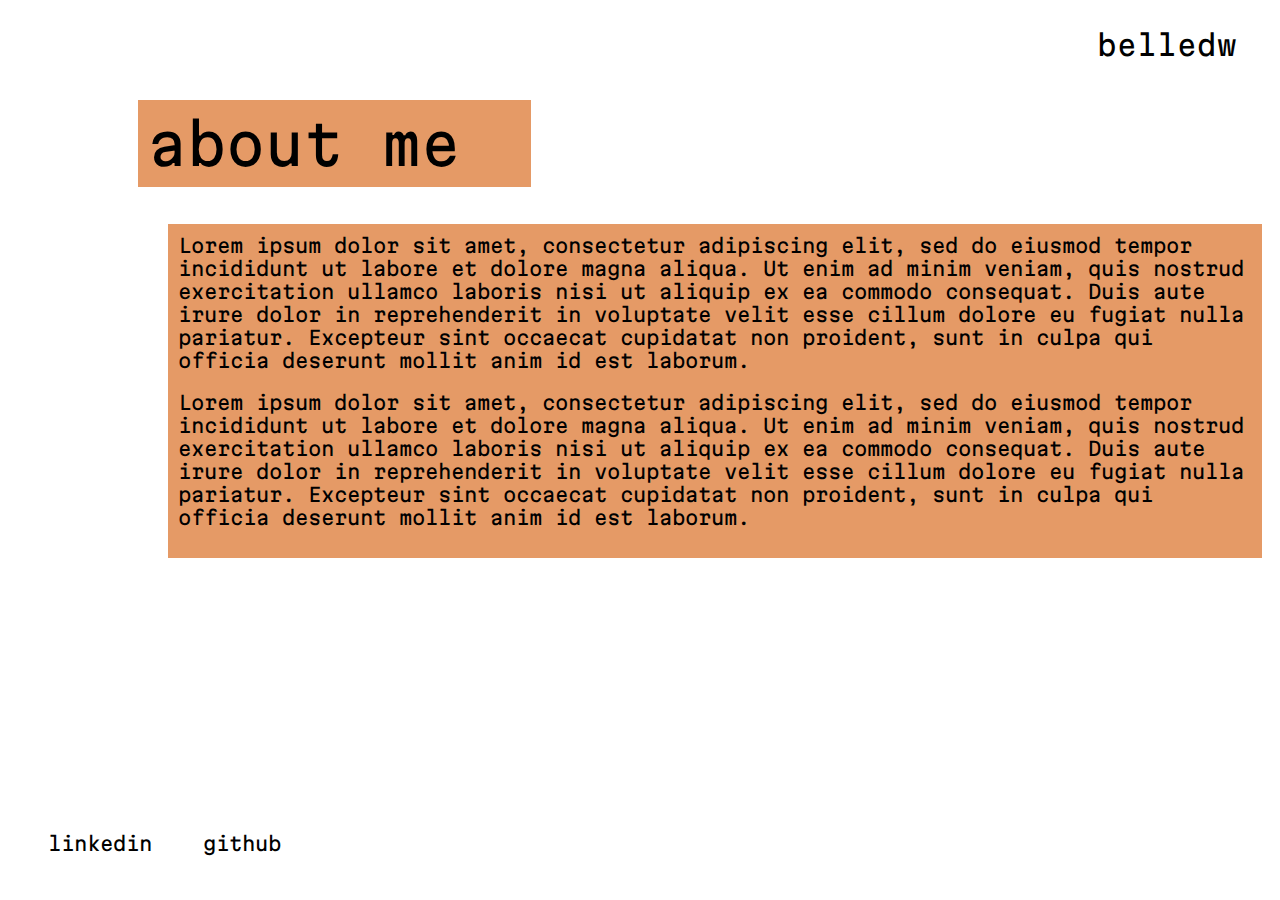
<file: aboutme.html>
<!DOCTYPE html>

<html>
    <head>
        <title> Personal Portfolio </title>
        <link href="style.css" rel="stylesheet">

        <link rel="preconnect" href="https://fonts.googleapis.com">
        <link rel="preconnect" href="https://fonts.gstatic.com" crossorigin>
        <link href="https://fonts.googleapis.com/css2?family=Martian+Mono:wght@100..800&display=swap" rel="stylesheet">

        <link href='https://cdn.boxicons.com/fonts/basic/boxicons.min.css' rel='stylesheet'>
        <link href='https://cdn.boxicons.com/fonts/transformations.min.css' rel='stylesheet'>
    </head>

    <body id="body">
        <nav style="padding-bottom: 0px;"> 
            <a href="index.html" id="about-link" class="link"> belledw </a>
            <i onclick="openCloseNav()" class='bx  bx-menu bx-md' class="menu-icon"> </i>
        </nav>

        <div id="sidenav" class="sidenav"> 
            <ul id="side-list-fill">
                <li class="side-list-item"> <a class="link" href="aboutme.html"> about me </a> </li>
                <li class="side-list-item"> <a class="link" href="index.html#project-section"> projects </a> </li>
                <li class="side-list-item"> <a class="link" href="#"> skills </a> </li>
                <li class="side-list-item"> <a class="link" href="#"> blog  </a> </li>
                <li class="side-list-item"> <a class="link" href="index.html"> home  </a> </li>
            </ul>
        </div>

        <main style="height: 77.5vh">
            <h1 class="main-text" id="about-me"> about me </h1>

            <div id="p-about">
                Lorem ipsum dolor sit amet, consectetur adipiscing elit, sed do eiusmod tempor incididunt ut labore et 
                dolore magna aliqua. Ut enim ad minim veniam, quis nostrud exercitation ullamco laboris nisi ut aliquip 
                ex ea commodo consequat. Duis aute irure dolor in reprehenderit in voluptate velit esse cillum dolore eu 
                fugiat nulla pariatur. Excepteur sint occaecat cupidatat non proident, sunt in culpa qui officia deserunt 
                mollit anim id est laborum.

                <p> 
                    Lorem ipsum dolor sit amet, consectetur adipiscing elit, sed do eiusmod tempor incididunt ut labore et 
                    dolore magna aliqua. Ut enim ad minim veniam, quis nostrud exercitation ullamco laboris nisi ut aliquip 
                    ex ea commodo consequat. Duis aute irure dolor in reprehenderit in voluptate velit esse cillum dolore eu 
                    fugiat nulla pariatur. Excepteur sint occaecat cupidatat non proident, sunt in culpa qui officia deserunt 
                    mollit anim id est laborum.
                </p>
            </div>
        </main>

        <footer>
            <div style="padding-top: 25px; padding-bottom: 30px; width: 75%; margin-left: 10px;"> 
                <div style="width:50%"> 
                    <div id="social-links">
                        <div style="width:35%; min-width:120px;">
                            <a class="link" href="#"> linkedin </a>
                        </div>
                        <div style="width:35%">
                            <a class="link" href="#"> github </a>
                        </div>
                    </div>
                </div>
            </div>
        </footer>

    </body>

    <script src="script.js" type="text/javascript"></script>

</html>
</file>
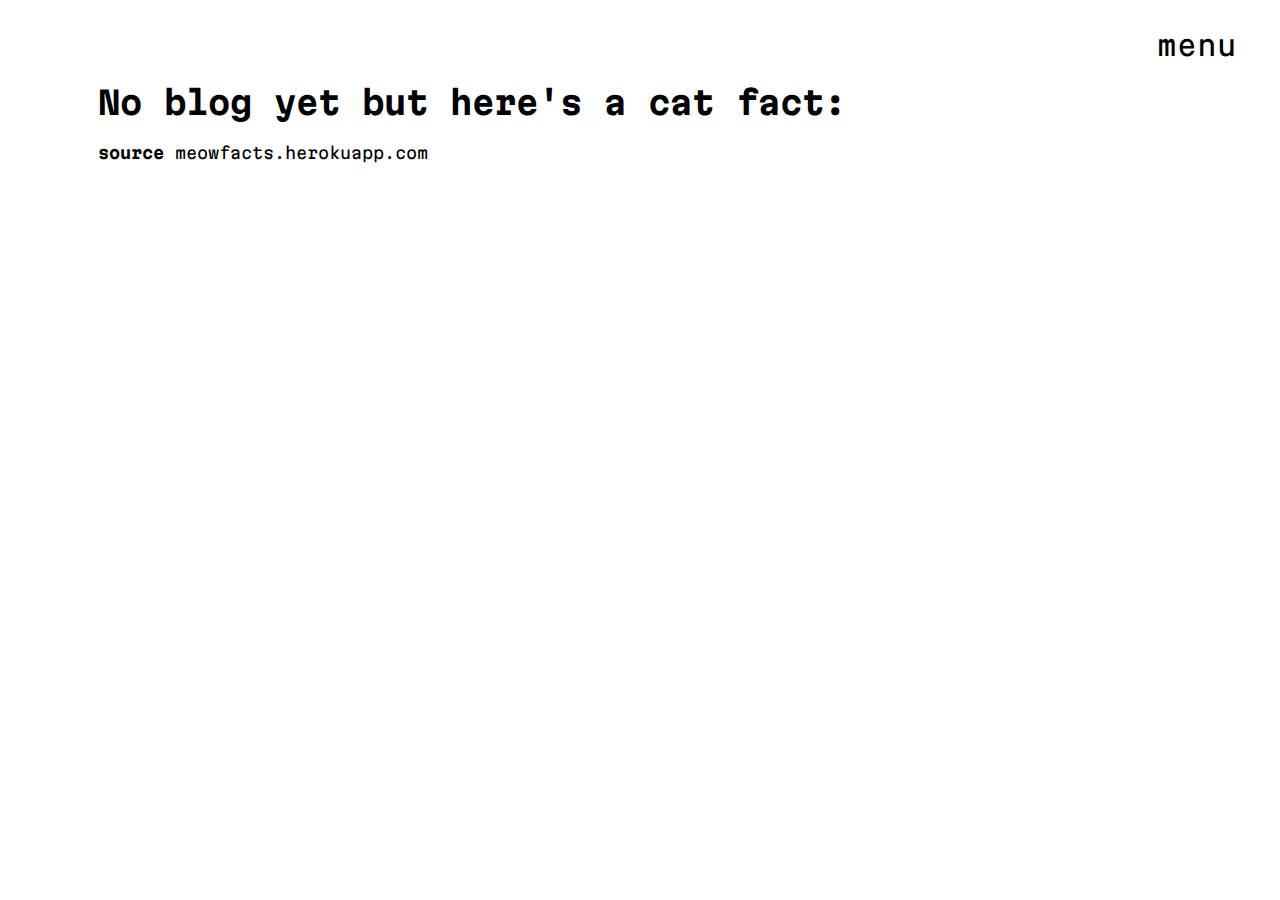
<file: blog.html>
<html> 
    <head>
        <title> Personal Portfolio </title>
        <link href="style.css" rel="stylesheet">

        <!-- Font Copyright 2021 The Martian Mono Project Authors (https://github.com/evilmartians/mono)
        This Font Software is licensed under the SIL Open Font License, Version 1.1:
        https://fonts.google.com/specimen/Martian+Mono/license -->
        <link rel="preconnect" href="https://fonts.googleapis.com">
        <link rel="preconnect" href="https://fonts.gstatic.com" crossorigin>
        <link href="https://fonts.googleapis.com/css2?family=Martian+Mono:wght@100..800&display=swap" rel="stylesheet">

        <link href='https://cdn.boxicons.com/fonts/basic/boxicons.min.css' rel='stylesheet'>
        <link href='https://cdn.boxicons.com/fonts/transformations.min.css' rel='stylesheet'>
    </head>

    <body id="body">
        <nav> 
            <div style="display: flex;">
                <a onclick="openCloseNav()" id="about-link" class="link"> menu </a>
                <i class='bx  bx-menu bx-md' class="menu-icon" onclick="openCloseNav()"> </i> 
            </div>
        </nav>

        <div id="sidenav" class="sidenav"> 
            <ul id="side-list-fill">
                <li class="side-list-item"> <a class="link" href="aboutme.html"> about me </a> </li>
                <li class="side-list-item"> <a class="link" href="index.html#project-section"> projects </a> </li>
                <li class="side-list-item"> <a class="link" href="skills.html"> skills </a> </li>
                <li class="side-list-item"> <a class="link" href="blog.html"> blog  </a> </li>
                <li class="side-list-item"> <a class="link" href="index.html#"> home  </a> </li>
            </ul>
        </div>

        <div style="margin-left: 90px; margin-right: 90px;">
            <h1> No blog yet but here's a cat fact: </h1>
            <p id="cat-fact"> </p>
            <p> <strong>source </strong> meowfacts.herokuapp.com </p>
        </div>

    </body>

    <script src="script.js" type="text/javascript"></script>

</html>
</file>
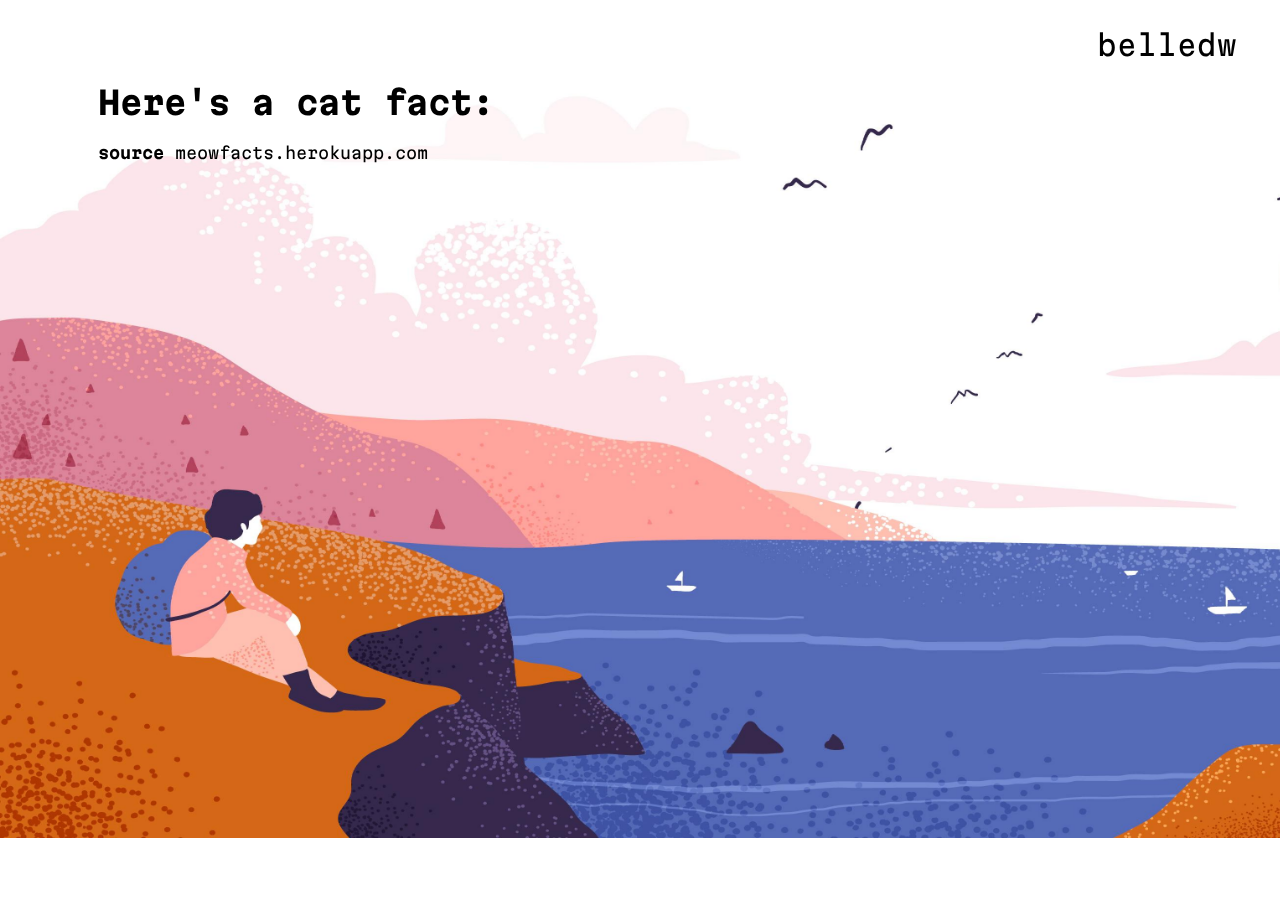
<file: extra.html>
<html> 
    <head>
        <title> Personal Portfolio </title>
        <link href="style.css" rel="stylesheet">

        <!-- Font Copyright 2021 The Martian Mono Project Authors (https://github.com/evilmartians/mono)
        This Font Software is licensed under the SIL Open Font License, Version 1.1:
        https://fonts.google.com/specimen/Martian+Mono/license -->
        <link rel="preconnect" href="https://fonts.googleapis.com">
        <link rel="preconnect" href="https://fonts.gstatic.com" crossorigin>
        <link href="https://fonts.googleapis.com/css2?family=Martian+Mono:wght@100..800&display=swap" rel="stylesheet">

        <link href='https://cdn.boxicons.com/fonts/basic/boxicons.min.css' rel='stylesheet'>
        <link href='https://cdn.boxicons.com/fonts/transformations.min.css' rel='stylesheet'>
    </head>

    <body id="body">

        <img id="background-image" src="freepik-orange-background.jpg">

        <nav> 
            <div style="display: flex;">
                <a href="index.html" id="about-link" class="link"> belledw </a>
                <i class='bx  bx-menu bx-md' class="menu-icon" onclick="openCloseNav()"> </i> 
            </div>
        </nav>

        <div id="sidenav" class="sidenav"> 
            <ul id="side-list-fill">
                <li class="side-list-item"> <a class="link" href="index.html"> home  </a> </li>
                <li class="side-list-item"> <a class="link" href="index.html#about"> about me </a> </li>
                <li class="side-list-item"> <a class="link" href="index.html#projects"> projects </a> </li>
                <li class="side-list-item"> <a class="link" href="skills.html"> skills </a> </li>
            </ul>
        </div>

        <div style="margin-left: 90px; margin-right: 90px;">
            <h1> Here's a cat fact: </h1>
            <p id="cat-fact"> </p>
            <p> <strong>source </strong> meowfacts.herokuapp.com </p>
        </div>

    </body>

    <script src="script.js" type="text/javascript"></script>

</html>
</file>
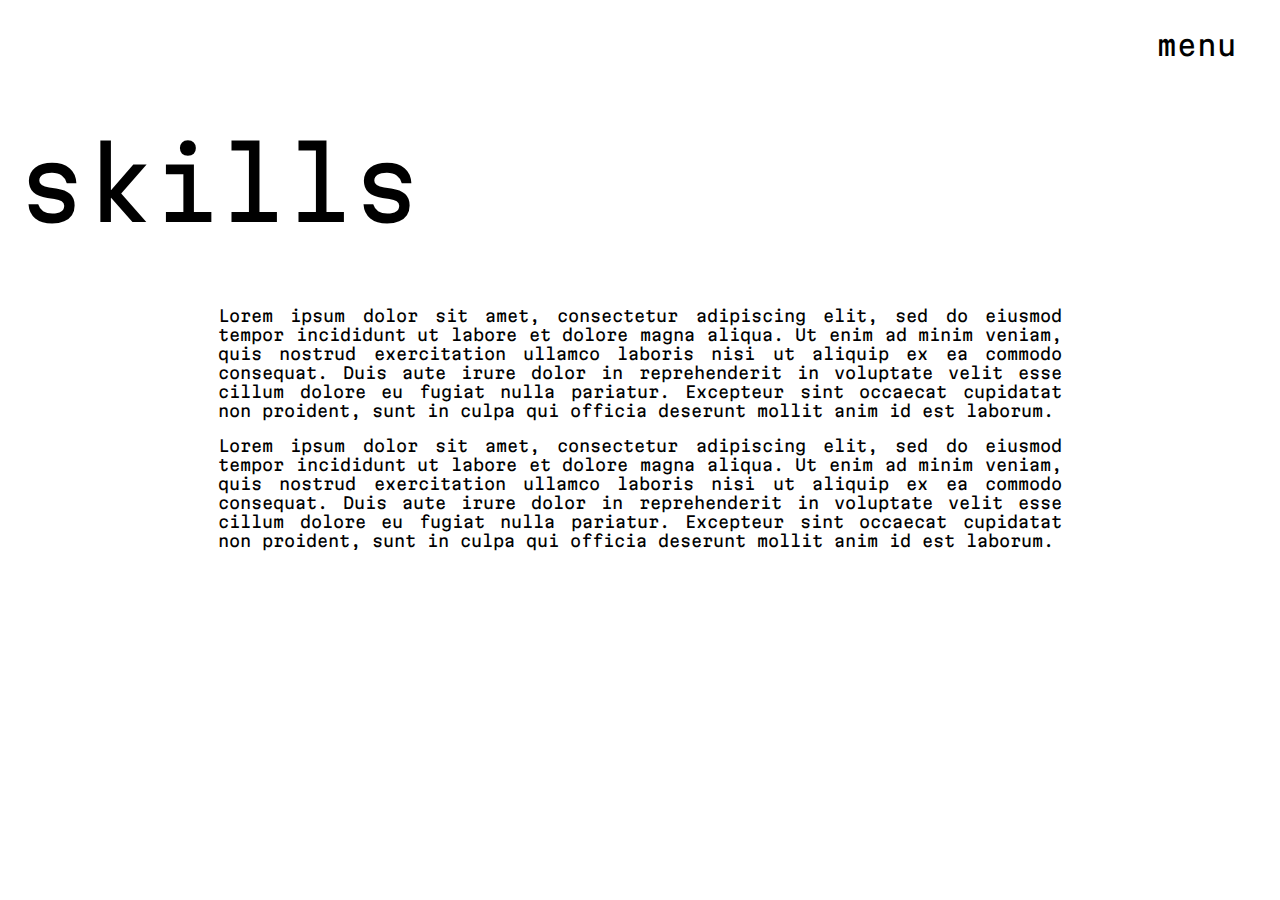
<file: skills.html>
<html>

    <head>
        <title> Personal Portfolio </title>
        <link href="style.css" rel="stylesheet">

        <!-- Font Copyright 2021 The Martian Mono Project Authors (https://github.com/evilmartians/mono)
        This Font Software is licensed under the SIL Open Font License, Version 1.1:
        https://fonts.google.com/specimen/Martian+Mono/license -->
        <link rel="preconnect" href="https://fonts.googleapis.com">
        <link rel="preconnect" href="https://fonts.gstatic.com" crossorigin>
        <link href="https://fonts.googleapis.com/css2?family=Martian+Mono:wght@100..800&display=swap" rel="stylesheet">

        <link href='https://cdn.boxicons.com/fonts/basic/boxicons.min.css' rel='stylesheet'>
        <link href='https://cdn.boxicons.com/fonts/transformations.min.css' rel='stylesheet'>
    </head>


    <body id="body">
        <nav> 
            <div style="display: flex;">
                <a onclick="openCloseNav()" id="about-link" class="link"> menu </a>
                <i class='bx  bx-menu bx-md' class="menu-icon" onclick="openCloseNav()"> </i> 
            </div>
        </nav>

        <div id="sidenav" class="sidenav"> 
            <ul id="side-list-fill">
                <li class="side-list-item"> <a class="link" href="index.html#"> home  </a> </li>
                <li class="side-list-item"> <a class="link" href="aboutme.html"> about me </a> </li>
                <li class="side-list-item"> <a class="link" href="index.html#project-section"> projects </a> </li>
                <li class="side-list-item"> <a class="link" href="extra.html"> extra  </a> </li>
            </ul>
        </div>

        <main style="height: 82.5vh; display: flex;">

            <div>
                <h1 class="main-text" id="skills-header"> skills </h1>

                <div id="skills-about" style="margin: 200px; margin-top: 10px; text-align: justify;">
                    Lorem ipsum dolor sit amet, consectetur adipiscing elit, sed do eiusmod tempor incididunt ut labore et
                    dolore magna aliqua. Ut enim ad minim veniam, quis nostrud exercitation ullamco laboris nisi ut aliquip
                    ex ea commodo consequat. Duis aute irure dolor in reprehenderit in voluptate velit esse cillum dolore eu
                    fugiat nulla pariatur. Excepteur sint occaecat cupidatat non proident, sunt in culpa qui officia deserunt
                    mollit anim id est laborum.

                    <p>
                        Lorem ipsum dolor sit amet, consectetur adipiscing elit, sed do eiusmod tempor incididunt ut labore et
                        dolore magna aliqua. Ut enim ad minim veniam, quis nostrud exercitation ullamco laboris nisi ut aliquip
                        ex ea commodo consequat. Duis aute irure dolor in reprehenderit in voluptate velit esse cillum dolore eu
                        fugiat nulla pariatur. Excepteur sint occaecat cupidatat non proident, sunt in culpa qui officia
                        deserunt
                        mollit anim id est laborum.
                    </p>
                </div>
            </div>

        </main>

    </body>

    <script src="script.js" type="text/javascript"></script>

</html>
</file>
<file: style.css>
html {
    scroll-behavior: smooth;
    scroll-snap-type: y mandatory;
    scroll-padding-top: 18%;
}

body {
    font-family: "Martian Mono", monospace;
}

.main-text {
    font-size: 600%;
    font-weight: normal;
}

#opening-page {
    height: 72vh;
}

#background-image {
    position: fixed;
    top: 0;
    left: 0;
    z-index: -1;
    width: 1470px;
    height: 838px;
}

#intro-chevron {
    position: absolute;
    bottom: 6vh;
    left: 45.3vw;
    color: white;
    font-size: 200%;
    font-weight: 350;
    text-align: center;
    opacity: 0%;
}

#background-credit {
    position: absolute;
    bottom: 0;
    right: 0;
    padding: 20px;
    width: 175px;
    color: rgba(255, 255, 255, 0.75);
    font-size: 90%;
    text-align: right;
    z-index: -1;
}

nav {
    display: flex;
    justify-content: flex-end;
    padding: 20px;
    padding-bottom: 0px;
    position: sticky;
    top: 0;
}

#title-and-desc {
    display: flex;
    flex-direction: column;
    justify-content: center;
    align-items: center;
    margin-top: 10vh;
}

#title-bg {
    padding: 5px;
    background-color:rgba(229, 154, 102, 1);
    padding-left: 25px;
    padding-right: 25px;
}

main{
    padding: 10px;
    padding-top: 0px;
}

#about-link {
    font-size: 175%;
    margin-right: 15px;
}

#student-desc {
    max-width: 365px;
    background-color: rgba(229, 154, 102, 1);
    padding: 10px;
    font-size: 150%;
    text-align: center;
    margin-top: 0;
}

#social-links {
    display: flex;
    align-items: flex-end;
    justify-content: flex-start;
    margin-left: 30px;
    font-size: 120%;
    color: black;
    text-decoration: none;
}

.link{
    color: black;
    text-decoration: none;
}

.link:hover{
    color: black;
    text-decoration: underline;
}

#about-me {
    font-size: 350%; 
    padding: 10px;
    background-color: rgba(229, 154, 102, 1);
    margin-left: 120px;
    width: 30%;
    min-width: 325px;
}

#p-about {
    padding: 10px;
    background-color: rgba(229, 154, 102, 1);
    margin-left: 150px;
    font-size: 120%;
    max-height: 55vh;
    overflow: scroll;
}

.menu-icon {
    padding-left: 10px;
    color:black
}

/* From W3Schools */
.sidenav {
  height: 100%; /* 100% Full-height */
  width: 0; /* 0 width - change this with JavaScript */
  position: fixed; /* Stay in place */
  z-index: 1; /* Stay on top */
  top: 0; /* Stay at the top */
  right: 0;
  background-color: rgba(229, 154, 102, 1);
  overflow-x: hidden; /* Disable horizontal scroll */
  padding-top: 10px; 
  transition: 0.5s; /* 0.5 second transition effect to slide in the sidenav */
}

#body {
    transition: margin-right .5s;
}

.side-list-item {
    list-style-type: none;
    padding: 10px;
    font-size: 130%;
}

.major-section {
    background-color: #FFFAFA;
    width: 91vw;
    height: 76vh;
    margin: auto;
    border-radius: 33px;
    margin-top: 105px;
    margin-bottom: 40px;
    box-shadow: 0 4px 4px 0 rgba(0, 0, 0, 0.2), 0 4px 6px 0 rgba(0, 0, 0, 0.19);
    overflow: scroll;
    transition: 0.5s;
}

.major-section-title {
    margin-top:60px; 
    margin-left:6.5vw; 
    font-size:470%;
    background-color: rgba(229, 154, 102, 1);
    position:absolute;
    padding: 10px;
    padding-left: 15px;
    padding-right: 20px;
    padding-top: 0px;
    box-shadow: 0 4px 4px 0 rgba(0, 0, 0, 0.2);
}

.project-box {
    background-color: white; 
    width: 40%; 
    margin-left: 30px; 
    border-bottom-right-radius: 33px; 
    border-top-right-radius: 33px;
}

.project-title {
    padding-left: 20px; 
    font-size: 200%;
    font-weight: 350;
}

.project-desc {
    padding-left: 20px; 
    max-height: 38vh;
    overflow: scroll;
    font-weight: 250;
    font-size: 105%;
    line-height: 150%;
}

.project-main {
    display: none;
    width: 920px;
    height: 501px;
    margin-bottom: 10px;
    margin-top: 90px;
    background-color: #E57B66;
    border-radius: 33px;
    box-shadow: 0 2px 2px 0 rgba(0, 0, 0, 0.2), 0 3px 3px 0 rgba(0, 0, 0, 0.19);
}

#about-paragraph {
    display: flex; 
    flex-direction: column; 
    justify-content: center; 
    font-weight: 250;
    font-size: 125%;
    line-height: 155%;
    height: 97%;
    width: 60%;
    margin-left: 11.75%;
}

#standing-profile {
    display: flex;
    justify-self: flex-start;
    padding: 10px;
    padding-top: 25px;
    padding-left: 40px;
    padding-bottom: 0px;
    margin-right: 65px;
}

.fade-in {
    animation-name: fade-in;
    animation-duration: 0.75s;
}

@keyframes fade-in {
  from {opacity: 0}
  to {opacity: 1}
}

.fade-out {
    animation-name: fade-out;
    animation-duration: 0.75s;
}

@keyframes fade-out {
  from {opacity: 1}
  to {opacity: 0}
}

.snap-always {
    scroll-snap-align: start;
}
</file>
